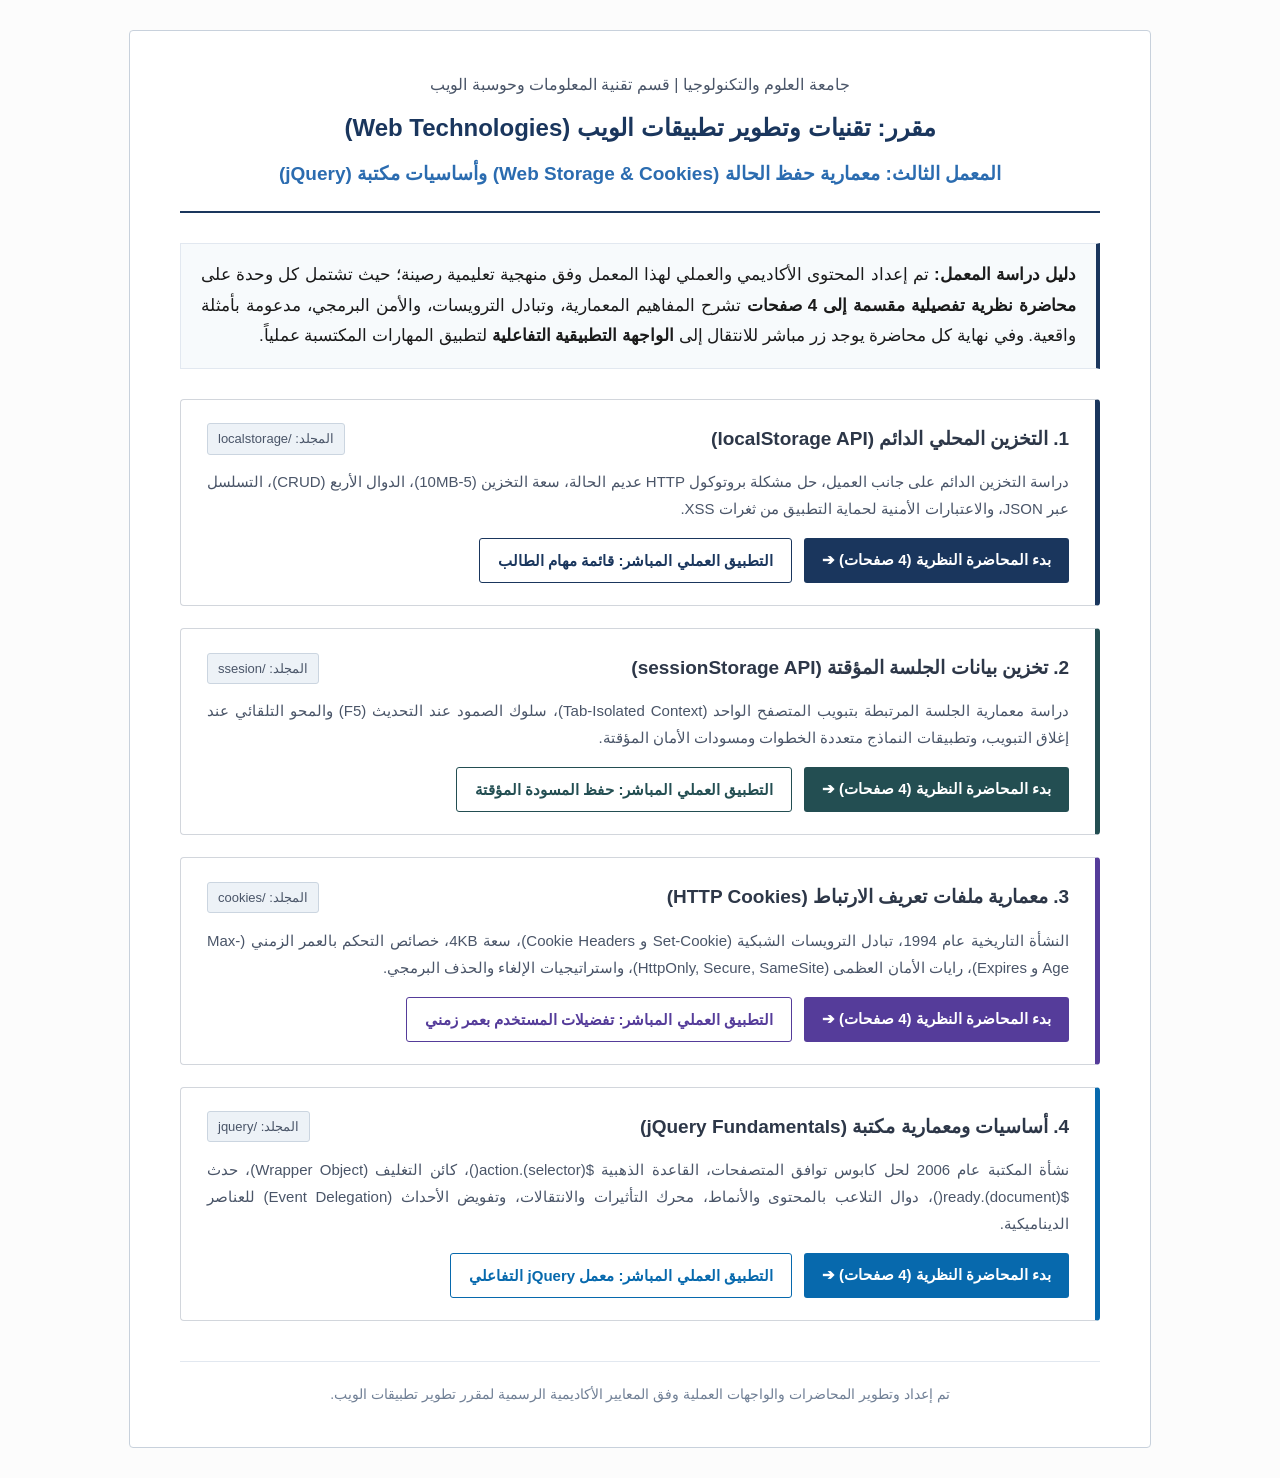
<file: التكليف_الثاني_المحاضرة_3/index.html>
<!DOCTYPE html>
<html lang="ar" dir="rtl">
<head>
  <meta charset="UTF-8">
  <title>معمل الويب 3: تخزين البيانات ومكتبة jQuery - البوابة التعليمية الرسمية</title>
  <style>
    body {
      font-family: 'Simplified Arabic', 'Traditional Arabic', Tahoma, Arial, sans-serif;
      font-size: 17px;
      line-height: 1.8;
      color: #1a1a1a;
      background-color: #fcfcfc;
      margin: 0;
      padding: 30px 20px;
    }

    .container {
      max-width: 920px;
      margin: 0 auto;
      background-color: #ffffff;
      border: 1px solid #c8d1dc;
      border-radius: 4px;
      padding: 40px 50px;
    }

    .header {
      border-bottom: 2px solid #1a365d;
      padding-bottom: 20px;
      margin-bottom: 30px;
      text-align: center;
    }
    .university {
      font-size: 16px;
      color: #4a5568;
      margin-bottom: 6px;
    }
    .course {
      font-size: 24px;
      color: #1a365d;
      font-weight: bold;
      margin-bottom: 8px;
    }
    .lab {
      font-size: 19px;
      color: #2b6cb0;
      font-weight: 600;
    }

    .intro {
      text-align: justify;
      margin-bottom: 30px;
      background-color: #f7fafc;
      border: 1px solid #e2e8f0;
      border-right: 4px solid #1a365d;
      padding: 16px 20px;
    }

    .modules {
      display: flex;
      flex-direction: column;
      gap: 22px;
    }

    .module {
      border: 1px solid #d2d6dc;
      border-radius: 4px;
      padding: 22px 26px;
      background-color: #ffffff;
    }
    .module.c1 { border-right: 5px solid #1a365d; }
    .module.c2 { border-right: 5px solid #234e52; }
    .module.c3 { border-right: 5px solid #553c9a; }
    .module.c4 { border-right: 5px solid #0769ad; }

    .mod-head {
      display: flex;
      justify-content: space-between;
      align-items: center;
      margin-bottom: 12px;
    }
    .mod-title {
      font-size: 19px;
      font-weight: bold;
      margin: 0;
      color: #2d3748;
    }
    .badge {
      font-size: 13px;
      background-color: #edf2f7;
      border: 1px solid #cbd5e0;
      padding: 3px 10px;
      border-radius: 3px;
      color: #4a5568;
    }

    .desc {
      font-size: 15px;
      color: #4a5568;
      margin-bottom: 16px;
      text-align: justify;
    }

    .actions {
      display: flex;
      gap: 12px;
      flex-wrap: wrap;
    }
    .btn-theory {
      display: inline-block;
      background-color: #1a365d;
      color: #ffffff;
      text-decoration: none;
      padding: 8px 18px;
      font-size: 15px;
      border-radius: 3px;
      font-weight: bold;
    }
    .btn-theory:hover {
      background-color: #2c5282;
      color: #ffffff;
    }
    .btn-practical {
      display: inline-block;
      background-color: #ffffff;
      color: #1a365d;
      border: 1px solid #1a365d;
      text-decoration: none;
      padding: 8px 18px;
      font-size: 15px;
      border-radius: 3px;
      font-weight: bold;
    }
    .btn-practical:hover {
      background-color: #ebf8ff;
    }

    .footer {
      margin-top: 40px;
      padding-top: 20px;
      border-top: 1px solid #e2e8f0;
      text-align: center;
      font-size: 14px;
      color: #718096;
    }
  </style>
</head>
<body>

<div class="container">

  <div class="header">
    <div class="university">جامعة العلوم والتكنولوجيا | قسم تقنية المعلومات وحوسبة الويب</div>
    <div class="course">مقرر: تقنيات وتطوير تطبيقات الويب (Web Technologies)</div>
    <div class="lab">المعمل الثالث: معمارية حفظ الحالة (Web Storage & Cookies) وأساسيات مكتبة (jQuery)</div>
  </div>

  <div class="intro">
    <strong>دليل دراسة المعمل:</strong>
    تم إعداد المحتوى الأكاديمي والعملي لهذا المعمل وفق منهجية تعليمية رصينة؛ حيث تشتمل كل وحدة على 
    <strong>محاضرة نظرية تفصيلية مقسمة إلى 4 صفحات</strong> تشرح المفاهيم المعمارية، وتبادل الترويسات، والأمن البرمجي، مدعومة بأمثلة واقعية. 
    وفي نهاية كل محاضرة يوجد زر مباشر للانتقال إلى <strong>الواجهة التطبيقية التفاعلية</strong> لتطبيق المهارات المكتسبة عملياً.
  </div>

  <div class="modules">

    <div class="module c1">
      <div class="mod-head">
        <h3 class="mod-title">1. التخزين المحلي الدائم (localStorage API)</h3>
        <span class="badge">المجلد: /localstorage</span>
      </div>
      <div class="desc">
        دراسة التخزين الدائم على جانب العميل، حل مشكلة بروتوكول HTTP عديم الحالة، سعة التخزين (5-10MB)، الدوال الأربع (CRUD)، التسلسل عبر JSON، والاعتبارات الأمنية لحماية التطبيق من ثغرات XSS.
      </div>
      <div class="actions">
        <a href="localstorage/index.html" class="btn-theory">بدء المحاضرة النظرية (4 صفحات) ➔</a>
        <a href="localstorage/01_localstorage.html" class="btn-practical">التطبيق العملي المباشر: قائمة مهام الطالب</a>
      </div>
    </div>

    <div class="module c2">
      <div class="mod-head">
        <h3 class="mod-title">2. تخزين بيانات الجلسة المؤقتة (sessionStorage API)</h3>
        <span class="badge">المجلد: /ssesion</span>
      </div>
      <div class="desc">
        دراسة معمارية الجلسة المرتبطة بتبويب المتصفح الواحد (Tab-Isolated Context)، سلوك الصمود عند التحديث (F5) والمحو التلقائي عند إغلاق التبويب، وتطبيقات النماذج متعددة الخطوات ومسودات الأمان المؤقتة.
      </div>
      <div class="actions">
        <a href="ssesion/index.html" class="btn-theory" style="background-color: #234e52;">بدء المحاضرة النظرية (4 صفحات) ➔</a>
        <a href="ssesion/02_sessionstorage.html" class="btn-practical" style="color: #234e52; border-color: #234e52;">التطبيق العملي المباشر: حفظ المسودة المؤقتة</a>
      </div>
    </div>

    <div class="module c3">
      <div class="mod-head">
        <h3 class="mod-title">3. معمارية ملفات تعريف الارتباط (HTTP Cookies)</h3>
        <span class="badge">المجلد: /cookies</span>
      </div>
      <div class="desc">
        النشأة التاريخية عام 1994، تبادل الترويسات الشبكية (Set-Cookie و Cookie Headers)، سعة 4KB، خصائص التحكم بالعمر الزمني (Max-Age و Expires)، رايات الأمان العظمى (HttpOnly, Secure, SameSite)، واستراتيجيات الإلغاء والحذف البرمجي.
      </div>
      <div class="actions">
        <a href="cookies/index.html" class="btn-theory" style="background-color: #553c9a;">بدء المحاضرة النظرية (4 صفحات) ➔</a>
        <a href="cookies/cookes.html" class="btn-practical" style="color: #553c9a; border-color: #553c9a;">التطبيق العملي المباشر: تفضيلات المستخدم بعمر زمني</a>
      </div>
    </div>

    <div class="module c4">
      <div class="mod-head">
        <h3 class="mod-title">4. أساسيات ومعمارية مكتبة (jQuery Fundamentals)</h3>
        <span class="badge">المجلد: /jquery</span>
      </div>
      <div class="desc">
        نشأة المكتبة عام 2006 لحل كابوس توافق المتصفحات، القاعدة الذهبية $(selector).action()، كائن التغليف (Wrapper Object)، حدث $(document).ready()، دوال التلاعب بالمحتوى والأنماط، محرك التأثيرات والانتقالات، وتفويض الأحداث (Event Delegation) للعناصر الديناميكية.
      </div>
      <div class="actions">
        <a href="jquery/index.html" class="btn-theory" style="background-color: #0769ad;">بدء المحاضرة النظرية (4 صفحات) ➔</a>
        <a href="jquery/04_jquery_basics.html" class="btn-practical" style="color: #0769ad; border-color: #0769ad;">التطبيق العملي المباشر: معمل jQuery التفاعلي</a>
      </div>
    </div>

  </div>

  <div class="footer">
    تم إعداد وتطوير المحاضرات والواجهات العملية وفق المعايير الأكاديمية الرسمية لمقرر تطوير تطبيقات الويب.
  </div>

</div>

</body>
</html>
</file>
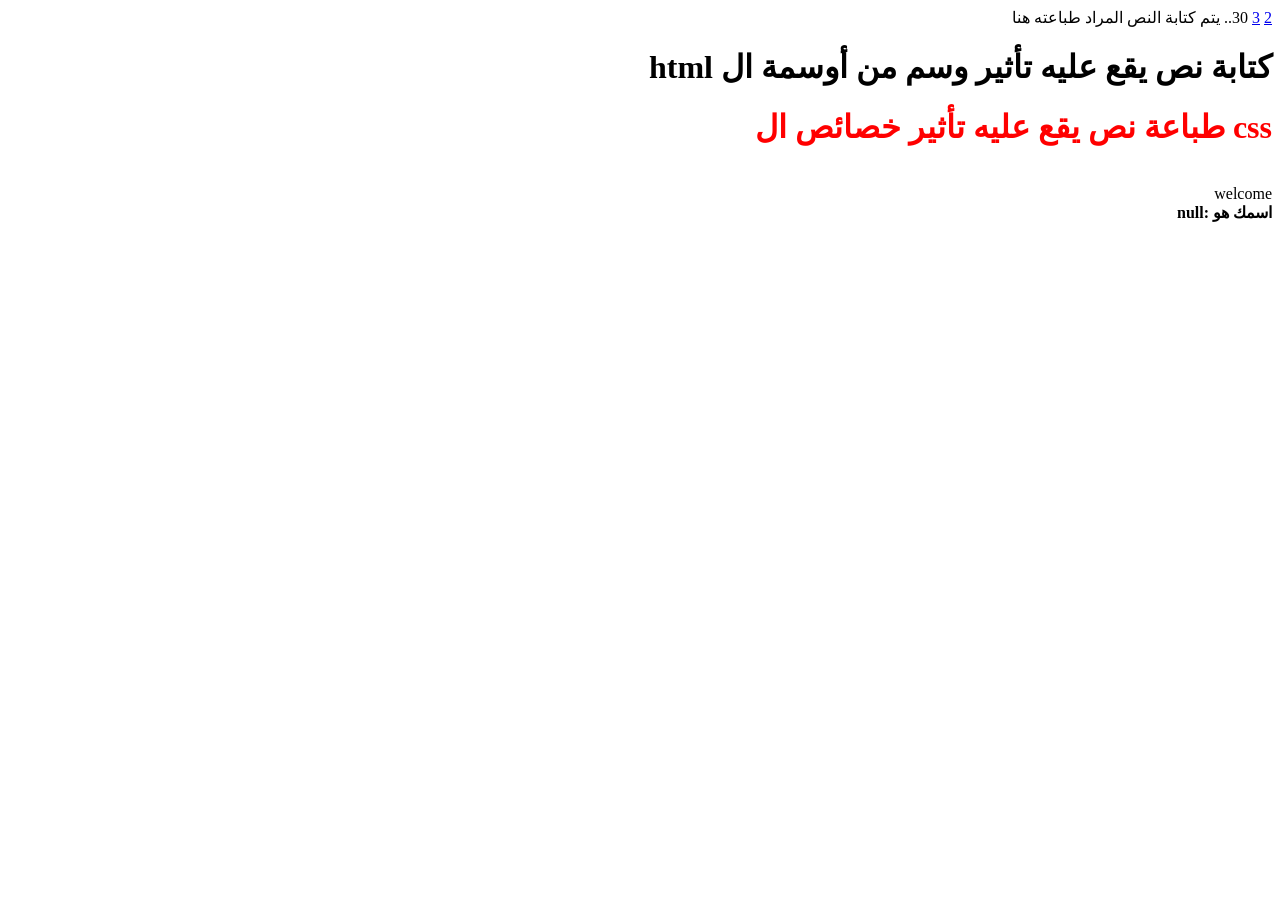
<file: ملفات_المحاضرة2/index.html>
<html>
<head>
<title>javascriptbasic1</title>
<meta charset="UTF-8">


</head>
<body dir="rtl">
 <a href="2.html">2</a> 
<a href="3.html">3</a>  



</body>
<script src="1.js">1</script>
</html>
</file>
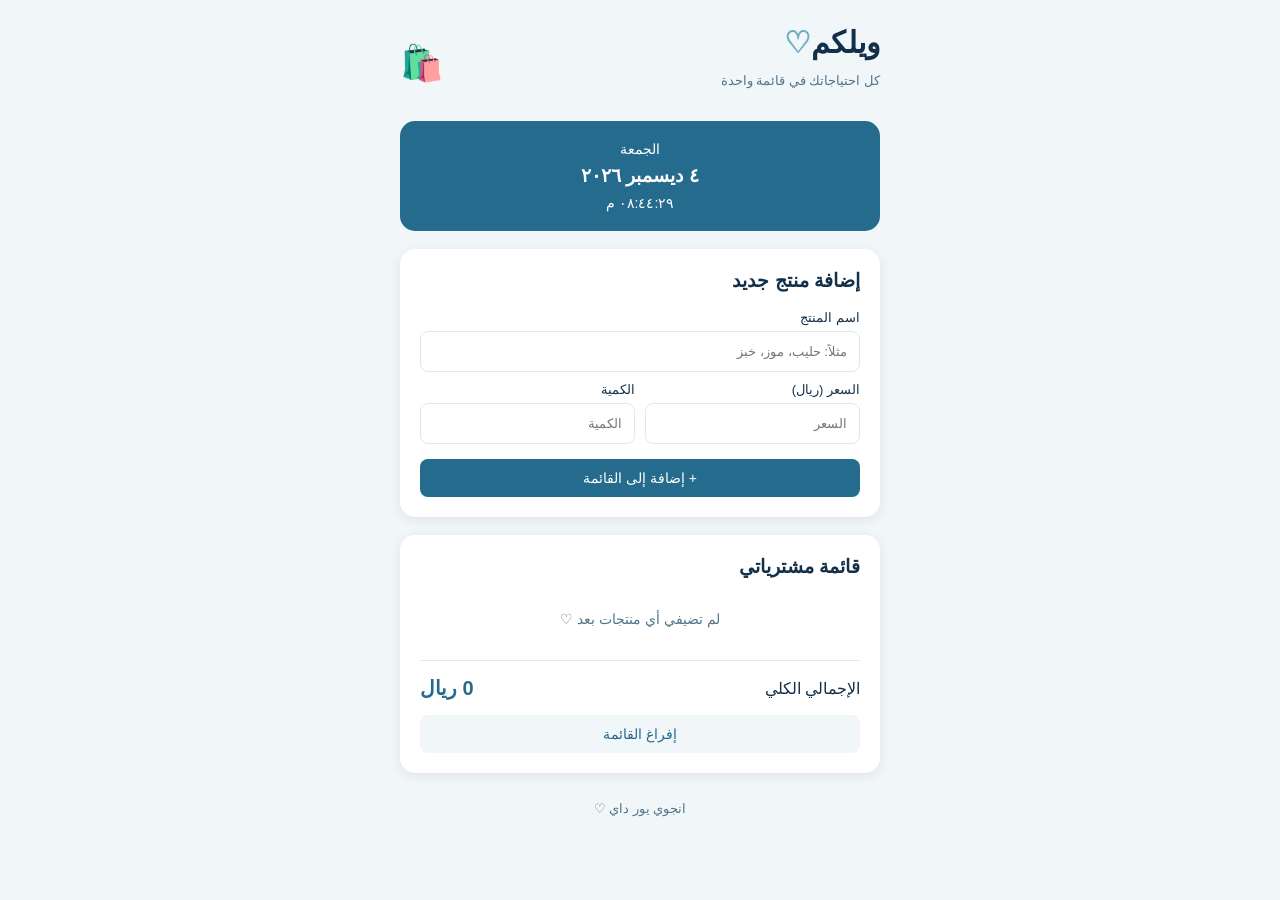
<file: web_assignments/تكليف_المحاضرة_2/مشروع_بسيط_كتطبيق_لما_اخذناه/index.html>
<!DOCTYPE html>
<html lang="ar" dir="rtl">

<head>
    <meta charset="UTF-8">
    <meta name="viewport" content="width=device-width, initial-scale=1.0">

    <title>ماركتي</title>

    <link rel="stylesheet" href="style.css">
</head>

<body>

    <div class="container">

      
        <header>
            <div>
                <h1>ويلكم<span>♡</span></h1>
                <p>كل احتياجاتك في قائمة واحدة</p>
            </div>

            <div class="basket">🛍️</div>
        </header>


        <!-- Date and Time -->
        <div class="date-box">
            <p id="day"></p>
            <h3 id="date"></h3>
            <p id="time"></p>
        </div>


      
        <section class="card">

            <h2>إضافة منتج جديد</h2>

            <label>اسم المنتج</label>
            <input type="text" id="product"
                   placeholder="مثلاً: حليب، موز، خبز">

            <div class="inputs">

                <div>
                    <label>السعر (ريال)</label>
                    <input type="number" id="price"
                           placeholder="السعر" step="100" min="0">
                </div>

                <div>
                    <label>الكمية</label>
                    <input type="number" id="quantity"
                           placeholder="الكمية">
                </div>

            </div>

            <button class="add-btn" onclick="addProduct()">
                + إضافة إلى القائمة
            </button>

        </section>


       
        <section class="card">

            <h2>قائمة مشترياتي</h2>

            <p id="empty">لم تضيفي أي منتجات بعد ♡</p>

            <ul id="items"></ul>

            <div class="total-box">
                <span>الإجمالي الكلي</span>
                <strong id="total">0 ريال</strong>
            </div>

            <button class="clear-btn" onclick="clearCart()">
                إفراغ القائمة
            </button>

        </section>


        <footer>
            انجوي يور داي ♡
        </footer>

    </div>

    <script src="script.js"></script>

</body>
</html>
</file>
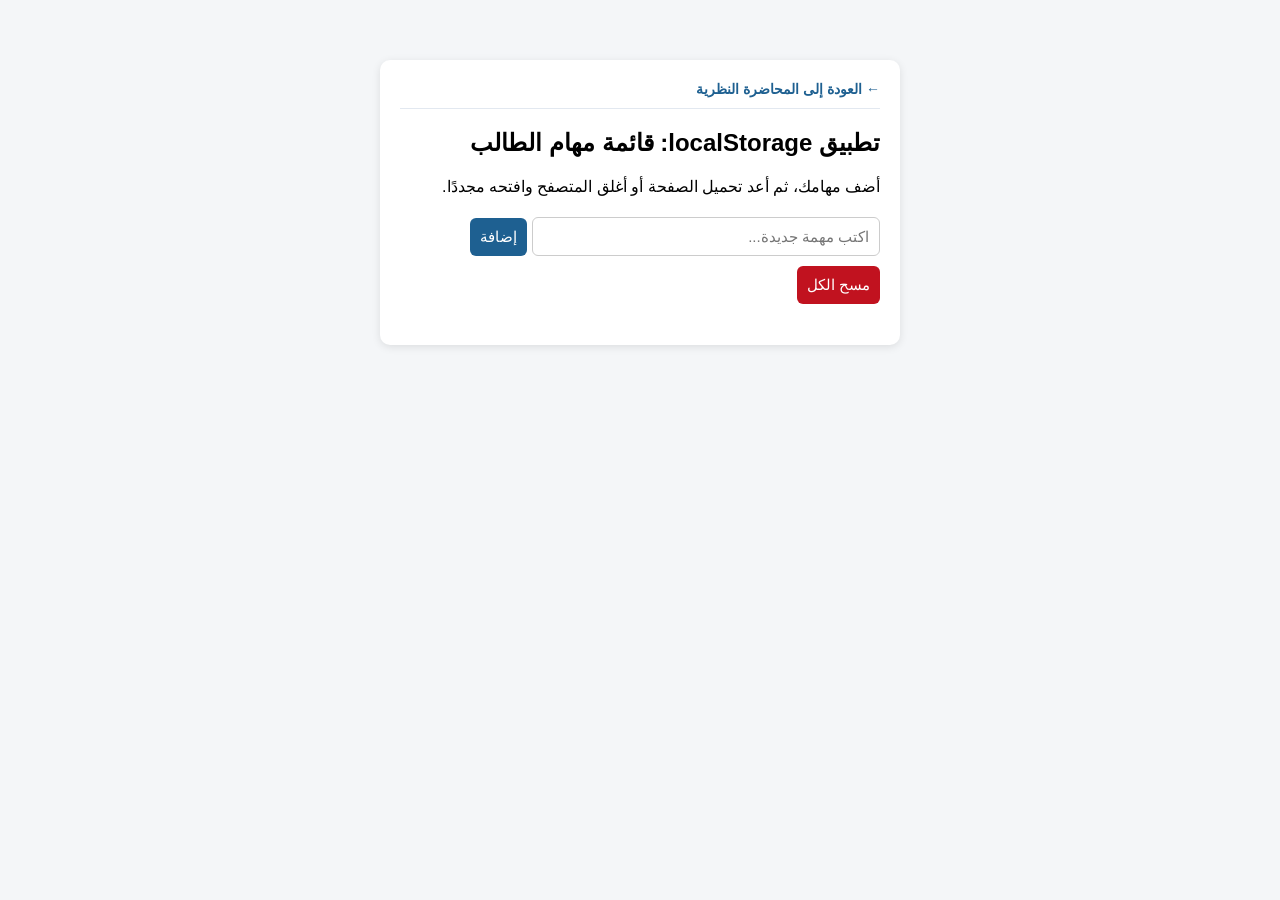
<file: التكليف_الثاني_المحاضرة_3/01_localstorage.html>
<!DOCTYPE html>
<html lang="ar" dir="rtl">

<head>
    <meta charset="UTF-8">
    <title>1. شرح localStorage</title>
    <style>
        body {
            font-family: Tahoma, sans-serif;
            max-width: 520px;
            margin: 40px auto;
            background: #f4f6f8;
            padding: 20px;
        }

        .card {
            background: #fff;
            padding: 20px;
            border-radius: 10px;
            box-shadow: 0 2px 8px rgba(0, 0, 0, 0.1);
        }

        input,
        button {
            padding: 10px;
            font-size: 15px;
            margin: 5px 0;
        }

        input {
            width: 68%;
            border: 1px solid #ccc;
            border-radius: 6px;
        }

        button {
            cursor: pointer;
            border: none;
            border-radius: 6px;
            background: #1e6091;
            color: #fff;
        }

        button.danger {
            background: #c1121f;
        }

        ul {
            list-style: none;
            padding: 0;
            margin-top: 15px;
        }

        li {
            background: #eef3f7;
            padding: 10px;
            margin-bottom: 8px;
            border-radius: 6px;
            display: flex;
            justify-content: space-between;
        }
    </style>
</head>

<body>
    <div class="card">
        <div style="margin-bottom: 15px; border-bottom: 1px solid #e2e8f0; padding-bottom: 10px;">
            <a href="index.html" style="color: #1e6091; text-decoration: none; font-size: 14px; font-weight: bold;">←
                العودة إلى المحاضرة النظرية</a>
        </div>
        <h2>تطبيق localStorage: قائمة مهام الطالب</h2>
        <p>أضف مهامك، ثم أعد تحميل الصفحة أو أغلق المتصفح وافتحه مجددًا.</p>

        <input type="text" id="taskInput" placeholder="اكتب مهمة جديدة..." />
        <button onclick="add()">إضافة</button>
        <button class="danger" onclick="clear_all()">مسح الكل</button>
        <ul id="taskList"></ul>
    </div>

    <script>
        const KEY = "student_tasks";

        function get() {
            const saved = localStorage.getItem(KEY);

            if (saved !== null) {
                return JSON.parse(saved);
            } else {
                return [];
            }
        }

        function show() {
            const arr = get();
            const box = document.getElementById("taskList");
            box.innerHTML = "";

            for (let n = 0; n < arr.length; n++) {
                const value = arr[n];
                const item = document.createElement("li");

                item.innerHTML = `
                                   <span>${value}</span>
                                   <button class="danger" onclick="del(${n})">حذف</button>
                               `;

                box.appendChild(item);
            }
        }

        function add() {
            const field = document.getElementById("taskInput");
            const value = field.value.trim();

            if (!value) return;

            const arr = get();
            arr.push(value);

            localStorage.setItem(KEY, JSON.stringify(arr));

            field.value = "";

            show();
        }

        function del(pos) {
            const arr = get();

            arr.splice(pos, 1);

            localStorage.setItem(KEY, JSON.stringify(arr));

            show();
        }

        function clear_all() {
            localStorage.removeItem(KEY);
            show();
        }

        show();
    </script>
</body>

</html>
</file>
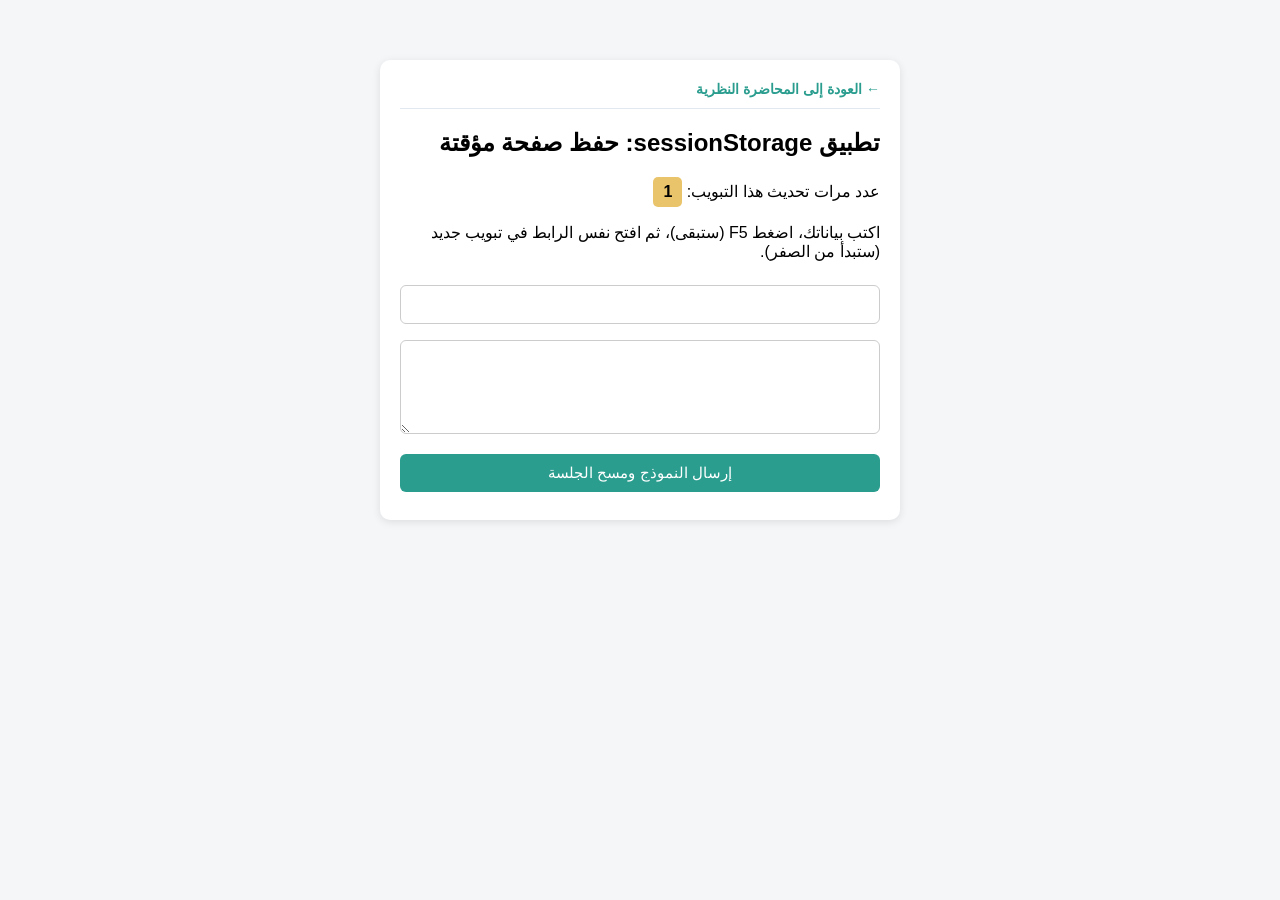
<file: التكليف_الثاني_المحاضرة_3/02_sessionstorage.html>
<!DOCTYPE html>
<html lang="ar" dir="rtl">
<head>
  <meta charset="UTF-8">
  <title>2. شرح sessionStorage</title>
  <style>
    body { font-family: Tahoma, sans-serif; max-width: 520px; margin: 40px auto; background: #f4f6f8; padding: 20px; }
    .card { background: #fff; padding: 20px; border-radius: 10px; box-shadow: 0 2px 8px rgba(0,0,0,0.1); }
    input, textarea, button { width: 100%; box-sizing: border-box; padding: 10px; margin: 8px 0; font-size: 15px; border-radius: 6px; border: 1px solid #ccc; }
    button { background: #2a9d8f; color: #fff; border: none; cursor: pointer; }
    .badge { background: #e9c46a; padding: 6px 10px; border-radius: 5px; display: inline-block; font-weight: bold; }
  </style>
</head>
<body>
  <div class="card">
    <div style="margin-bottom: 15px; border-bottom: 1px solid #e2e8f0; padding-bottom: 10px;">
      <a href="index.html" style="color: #2a9d8f; text-decoration: none; font-size: 14px; font-weight: bold;">← العودة إلى المحاضرة النظرية</a>
    </div>
    <h2>تطبيق sessionStorage: حفظ صفحة مؤقتة</h2>
    <p>عدد مرات تحديث هذا التبويب: <span class="badge" id="visitCounter">0</span></p>
    <p>اكتب بياناتك، اضغط F5 (ستبقى)، ثم افتح نفس الرابط في تبويب جديد (ستبدأ من الصفر).</p>

    <input type="text" id="fullName" oninput="save()" />
    <textarea id="notes" rows="4" oninput="save()"></textarea>
    <button onclick="send()">إرسال النموذج ومسح الجلسة</button>
  </div>

  <script>
    let oldCount = sessionStorage.getItem("tab_reloads");

    let num;
    if (oldCount === null) {
      num = 0;
    } else {
      num = Number(oldCount);
    }

    num = num + 1;
    sessionStorage.setItem("tab_reloads", num);
    document.getElementById("visitCounter").textContent = num;

    window.addEventListener("DOMContentLoaded", () => {
      document.getElementById("fullName").value = sessionStorage.getItem("draft_name") || "";
      document.getElementById("notes").value = sessionStorage.getItem("draft_notes") || "";
    });

    function save() {
      sessionStorage.setItem("draft_name", document.getElementById("fullName").value);
      sessionStorage.setItem("draft_notes", document.getElementById("notes").value);
    }

    function send() {
      alert("تم إرسال البيانات بنجاح!");
      sessionStorage.clear();
      document.getElementById("fullName").value = "";
      document.getElementById("notes").value = "";
    }
  </script>
</body>
</html>
</file>
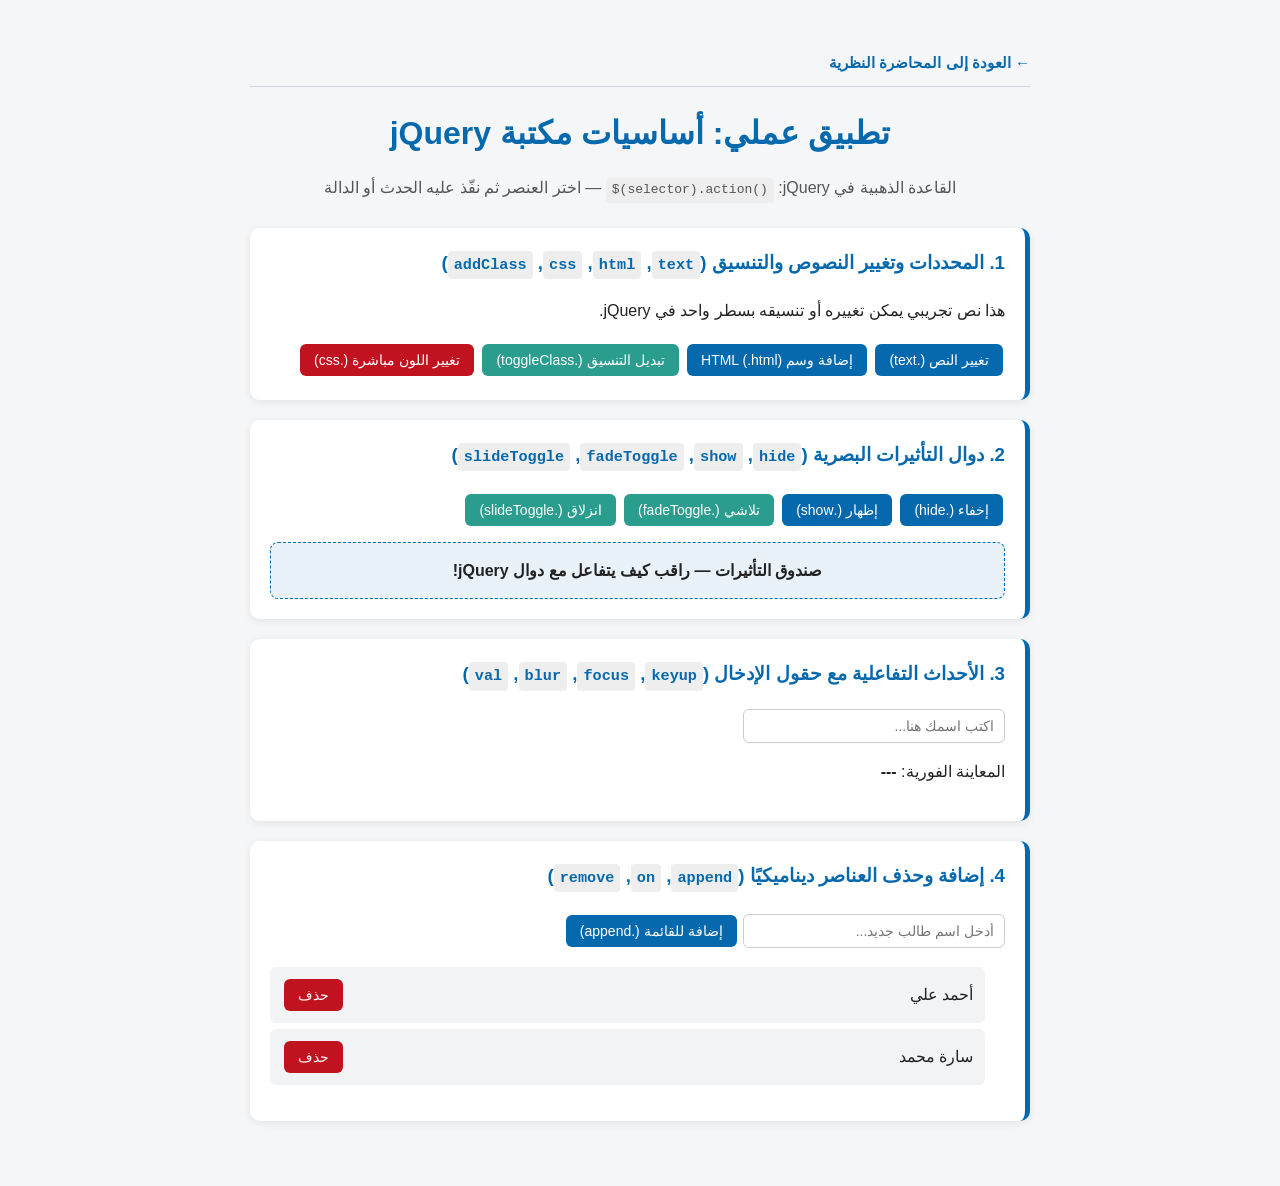
<file: التكليف_الثاني_المحاضرة_3/04_jquery_basics.html>
<!DOCTYPE html>
<html lang="ar" dir="rtl">
<head>
  <meta charset="UTF-8">
  <title>4. شرح أساسيات jQuery: المحددات، الأحداث، الدوال والتأثيرات</title>
  <style>
    body {
      font-family: Tahoma, Arial, sans-serif;
      max-width: 780px;
      margin: 30px auto;
      background: #f4f6f8;
      padding: 20px;
      color: #222;
      line-height: 1.6;
    }
    h1 {
      text-align: center;
      color: #0769ad;
      margin-bottom: 10px;
    }
    p.subtitle {
      text-align: center;
      color: #555;
      margin-bottom: 25px;
    }
    .section {
      background: #fff;
      padding: 20px;
      margin-bottom: 20px;
      border-radius: 10px;
      box-shadow: 0 2px 8px rgba(0,0,0,0.08);
      border-right: 5px solid #0769ad;
    }
    .section h3 {
      margin-top: 0;
      color: #0769ad;
    }
    button {
      padding: 8px 14px;
      font-size: 14px;
      margin: 4px 2px;
      border: none;
      border-radius: 6px;
      background: #0769ad;
      color: #fff;
      cursor: pointer;
    }
    button:hover { background: #055288; }
    button.secondary { background: #2a9d8f; }
    button.danger { background: #c1121f; }
    input[type="text"] {
      padding: 8px 10px;
      font-size: 14px;
      border: 1px solid #ccc;
      border-radius: 6px;
      width: 240px;
    }
    .box {
      margin-top: 12px;
      padding: 15px;
      background: #e9f2f9;
      border: 1px dashed #0769ad;
      border-radius: 8px;
      text-align: center;
      font-weight: bold;
    }
    .highlight {
      background: #ffe066 !important;
      color: #000 !important;
      border: 2px solid #f59f00 !important;
      transform: scale(1.02);
    }
    ul {
      padding-right: 20px;
    }
    li {
      background: #f1f3f5;
      margin: 6px 0;
      padding: 8px 12px;
      border-radius: 6px;
      display: flex;
      justify-content: space-between;
      align-items: center;
    }
    code {
      background: #eee;
      padding: 2px 6px;
      border-radius: 4px;
      direction: ltr;
      display: inline-block;
    }
  </style>
</head>
<body>

  <div style="max-width: 780px; margin: 0 auto 15px auto; padding-bottom: 10px; border-bottom: 1px solid #d0d7de;">
    <a href="index.html" style="color: #0769ad; text-decoration: none; font-size: 15px; font-weight: bold;">← العودة إلى المحاضرة النظرية</a>
  </div>

  <h1>تطبيق عملي: أساسيات مكتبة jQuery</h1>
  <p class="subtitle">القاعدة الذهبية في jQuery: <code>$(selector).action()</code> — اختر العنصر ثم نفّذ عليه الحدث أو الدالة</p>

  <div class="section">
    <h3>1. المحددات وتغيير النصوص والتنسيق (<code>text</code>, <code>html</code>, <code>css</code>, <code>addClass</code>)</h3>
    <p id="demoText">هذا نص تجريبي يمكن تغييره أو تنسيقه بسطر واحد في jQuery.</p>

    <button id="btnChangeText">تغيير النص (.text)</button>
    <button id="btnChangeHtml">إضافة وسم HTML (.html)</button>
    <button id="btnToggleClass" class="secondary">تبديل التنسيق (.toggleClass)</button>
    <button id="btnCss" class="danger">تغيير اللون مباشرة (.css)</button>
  </div>

  <div class="section">
    <h3>2. دوال التأثيرات البصرية (<code>hide</code>, <code>show</code>, <code>fadeToggle</code>, <code>slideToggle</code>)</h3>
    <button id="btnHide">إخفاء (.hide)</button>
    <button id="btnShow">إظهار (.show)</button>
    <button id="btnFade" class="secondary">تلاشي (.fadeToggle)</button>
    <button id="btnSlide" class="secondary">انزلاق (.slideToggle)</button>

    <div id="effectBox" class="box">صندوق التأثيرات — راقب كيف يتفاعل مع دوال jQuery!</div>
  </div>

  <div class="section">
    <h3>3. الأحداث التفاعلية مع حقول الإدخال (<code>keyup</code>, <code>focus</code>, <code>blur</code>, <code>val</code>)</h3>
    <input type="text" id="liveInput" placeholder="اكتب اسمك هنا..." />
    <p>المعاينة الفورية: <strong id="livePreview">---</strong></p>
  </div>

  <div class="section">
    <h3>4. إضافة وحذف العناصر ديناميكيًا (<code>append</code>, <code>on</code>, <code>remove</code>)</h3>
    <input type="text" id="studentItem" placeholder="أدخل اسم طالب جديد..." />
    <button id="btnAddStudent">إضافة للقائمة (.append)</button>

    <ul id="studentsList">
      <li><span>أحمد علي</span> <button class="danger delete-btn">حذف</button></li>
      <li><span>سارة محمد</span> <button class="danger delete-btn">حذف</button></li>
    </ul>
  </div>

  <script src="jquery-3.7.1.min.js"></script>

  <script>
    $(document).ready(function () {
      $("#btnChangeText").click(function () {
        $("#demoText").text("تم تغيير النص بنجاح باستخدام دالة .text()!");
      });

      $("#btnChangeHtml").click(function () {
        $("#demoText").html("تم إدراج <u>تنسيق HTML</u> و <strong>نص عريض</strong> باستخدام .html()!");
      });

      $("#btnToggleClass").click(function () {
        $("#demoText").toggleClass("highlight");
      });

      $("#btnCss").click(function () {
        $("#demoText").css({
          "color": "#c1121f",
          "font-size": "18px",
          "font-weight": "bold"
        });
      });

      $("#btnHide").click(function () {
        $("#effectBox").hide(400);
      });

      $("#btnShow").click(function () {
        $("#effectBox").show(400);
      });

      $("#btnFade").click(function () {
        $("#effectBox").fadeToggle(500);
      });

      $("#btnSlide").click(function () {
        $("#effectBox").slideToggle(500);
      });

      $("#liveInput").on("keyup", function () {
        let txt = $(this).val();

        if (txt !== "") {
          $("#livePreview").text(txt);
        } else {
          $("#livePreview").text("---");
        }
      });

      $("#liveInput").focus(function () {
        $(this).css("background-color", "#fff9db");
      });

      $("#liveInput").blur(function () {
        $(this).css("background-color", "#ffffff");
      });

      $("#btnAddStudent").click(function () {
        let student = $("#studentItem").val().trim();

        if (student === "") {
          return;
        }

        $("#studentsList").append(
          "<li><span>" + student + "</span> <button class='danger delete-btn'>حذف</button></li>"
        );

        $("#studentItem").val("");
      });

      $("#studentsList").on("click", ".delete-btn", function () {
        $(this).parent().fadeOut(300, function () {
          $(this).remove();
        });
      });

    });
  </script>
</body>
</html>
</file>
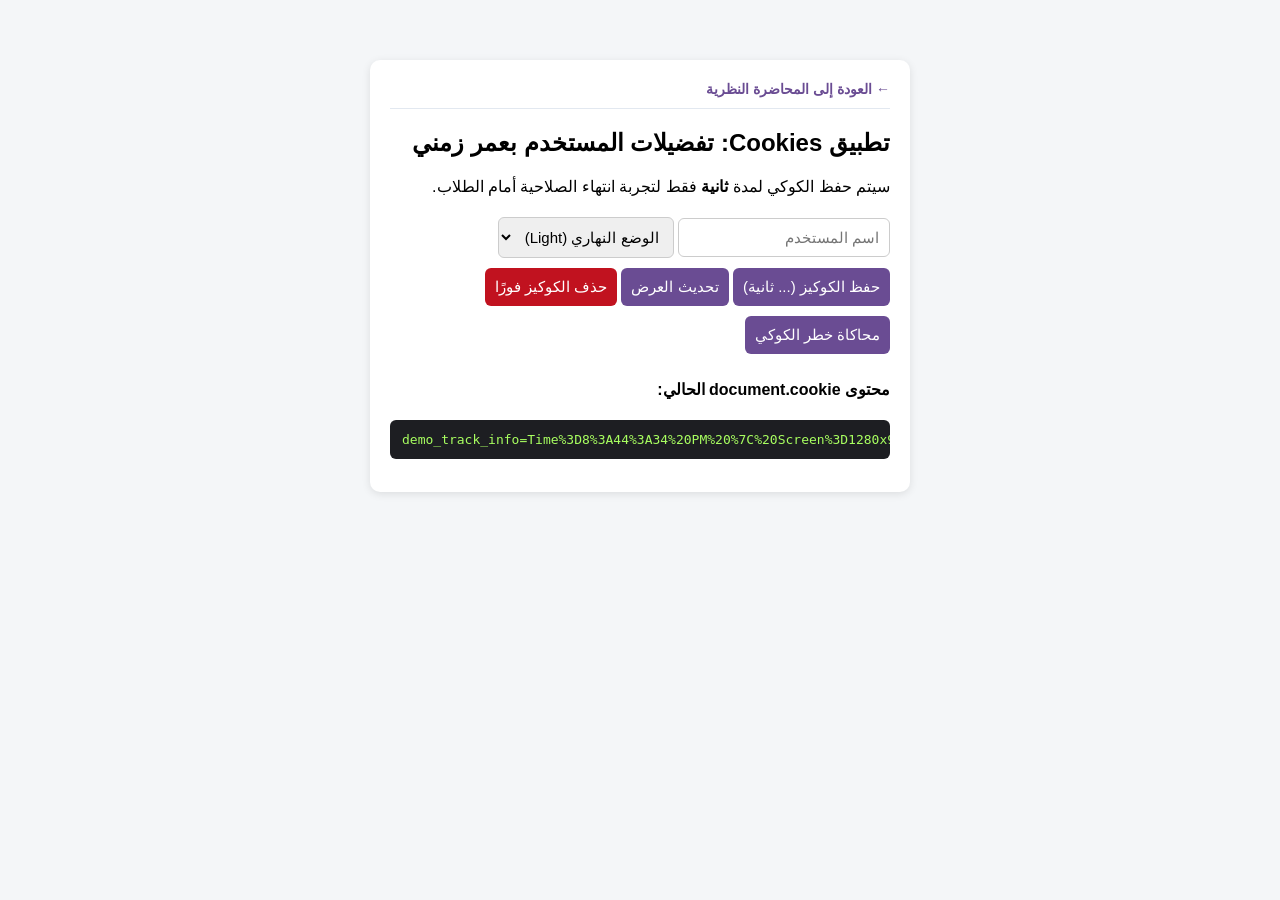
<file: التكليف_الثاني_المحاضرة_3/cookes.html>
<!DOCTYPE html>
<html lang="ar" dir="rtl">
<head>
  <meta charset="UTF-8">
  <title>3. شرح Cookies</title>
  <style>
    body { font-family: Tahoma, sans-serif; max-width: 540px; margin: 40px auto; background: #f4f6f8; padding: 20px; }
    .card { background: #fff; padding: 20px; border-radius: 10px; box-shadow: 0 2px 8px rgba(0,0,0,0.1); }
    select, input, button { padding: 10px; font-size: 15px; margin: 5px 0; border-radius: 6px; border: 1px solid #ccc; }
    button { background: #6a4c93; color: #fff; border: none; cursor: pointer; }
    button.danger { background: #c1121f; }
    pre { background: #1d1e22; color: #a8ff60; padding: 12px; border-radius: 6px; overflow-x: auto; direction: ltr; }
  </style>
</head>
<body>
  <div class="card">
    <div style="margin-bottom: 15px; border-bottom: 1px solid #e2e8f0; padding-bottom: 10px;">
      <a href="index.html" style="color: #6a4c93; text-decoration: none; font-size: 14px; font-weight: bold;">← العودة إلى المحاضرة النظرية</a>
    </div>
    <h2>تطبيق Cookies: تفضيلات المستخدم بعمر زمني</h2>
    <p>سيتم حفظ الكوكي لمدة <strong> ثانية</strong> فقط لتجربة انتهاء الصلاحية أمام الطلاب.</p>

    <input type="text" id="username" placeholder="اسم المستخدم" />
    <select id="themeSelect">
      <option value="light">الوضع النهاري (Light)</option>
      <option value="dark">الوضع الليلي (Dark)</option>
    </select>
    <br>
    <button onclick="save()">حفظ الكوكيز (... ثانية)</button>
    <button onclick="show()">تحديث العرض</button>
    <button class="danger" onclick="del()">حذف الكوكيز فورًا</button>
    <button onclick="risk()">محاكاة خطر الكوكي</button>

    <h4>محتوى document.cookie الحالي:</h4>
    <pre id="cookieOutput">لا توجد كوكيز محفوظة</pre>
  </div>

  <script>
    function set(name, value, seconds) {
      document.cookie = `${encodeURIComponent(name)}=${encodeURIComponent(value)}; max-age=${seconds}; path=/`;
    }

    function get(name) {
      const arr = document.cookie.split("; ");

      for (let item of arr) {
        const [key, val] = item.split("=");

        if (decodeURIComponent(key) === name) {
          return decodeURIComponent(val);
        }
      }

      return null;
    }

    function save() {
      const user = document.getElementById("username").value.trim() || "زائر";
      const mode = document.getElementById("themeSelect").value;

      set("user_name", user, 30);
      set("site_theme", mode, 30);

      apply();
      show();
    }

    function del() {
      set("user_name", "", 90);
      set("site_theme", "", 90);

      apply();
      show();
    }

    function apply() {
      const mode = get("site_theme");

      if (mode === "dark") {
        document.body.style.background = "#222831";
      } else {
        document.body.style.background = "#f4f6f8";
      }
    }

    function show() {
      const result = document.getElementById("cookieOutput");

      if (document.cookie !== "") {
        result.textContent = document.cookie;
      } else {
        result.textContent = "لا توجد كوكيز (إما لم تُحفظ أو انتهت مدتها)";
      }
    }

    function risk() {
      const time = new Date().toLocaleTimeString();
      const size = screen.width + "x" + screen.height;
      const lang = navigator.language;
      const url = window.location.href;

      const info =
        "Time=" + time +
        " | Screen=" + size +
        " | Lang=" + lang +
        " | URL=" + url;

      set("demo_track_info", info, 30);

      const result = document.getElementById("cookieOutput");

      if (result !== null) {
        result.textContent =
          document.cookie + "\n\n" +
          "- الوقت: " + time + "\n" +
          "- مقاس الشاشة: " + size + "\n" +
          "- لغة المتصفح: " + lang + "\n" +
          "- الرابط الحالي: " + url + "\n" +
          "- الرسالة: لا تقبل الكوكيز عشوائيًا في أي موقع؛ فالكوكي قد يُستغل في التتبع أو سرقة الجلسة إذا لم يُحمَ جيدًا.";
      } else {
        show();
      }
    }

    risk();
    apply();
    show();
  </script>
</body>
</html>
</file>
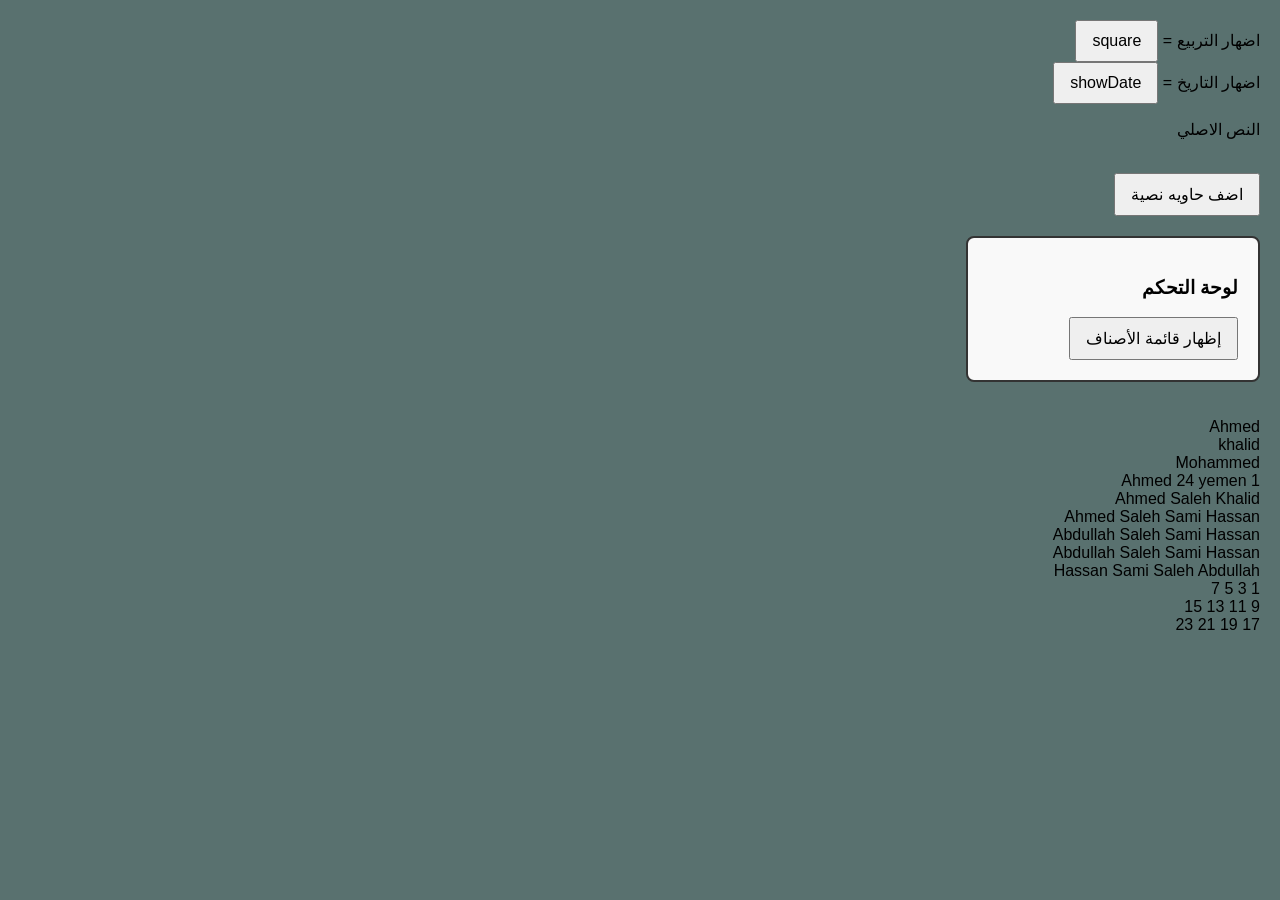
<file: ملفات_المحاضرة2/3.html>
<html>
<head>
<title>javascriptbasic1</title>

<style>
    body {
            font-family: Arial, sans-serif;
            background-color: #59716f;
            /* text-align: center; */
            margin: 20px;
        }
        /* تنسيق الحاوية الرئيسية لجعل الحاويتين متقابلتين */
        .main-wrapper {
            display: flex;
            gap: 20px; /* مسافة بين الحاويتين */
            margin-top: 20px;
            font-family: Arial, sans-serif;
        }

        /* تنسيق موحد للحاويات */
        .box {
            border: 2px solid #333;
            padding: 20px;
            width: 250px;
            border-radius: 8px;
            background-color: #f9f9f9;
        }

        /* إخفاء حاوية الحلويات افتراضياً عند تحميل الصفحة */
        #sweetsContainer {
            display: none;
            background-color: #fff8e7;
            border-color: #d4a373;
        }

        button {
            padding: 10px 15px;
            cursor: pointer;
            font-size: 16px;
        }
    </style>
</head>
<body dir="rtl">


 اضهار التربيع = <button onclick="square()" id="btn">square</button>
<br>
 اضهار التاريخ = <button onclick="showDate()" id="btn2">showDate</button>

 <!-- داله اضافة  عنصر <p> -->
    <p id="myBox" > النص الاصلي </p><br>
 <button onclick="addNewElement()">اضف حاويه نصية</button>
 <div class="main-wrapper" id="aaa">
    
        <!-- الحاوية الأولى: تحتوي على زر الإظهار -->
        <div class="box">
            <h3>لوحة التحكم</h3>
            <button onclick="showMenu()">إظهار قائمة الأصناف</button>
        </div>
        <!-- الحاوية الثانية (المقابلة): تحتوي على قائمة الحلويات وزر الإخفاء -->
        <div class="box" id="sweetsContainer">
            <h3>قائمة أصناف الحلويات </h3>
            <ul>
                <li>كنافة بالقشطة</li>
                <li>بقلاوة بالفستق</li>
                <li>بسبوسة</li>
                <li>تشيز كيك</li>
                <li>أم علي</li>
            </ul>
            <button onclick="hideMenu()">إخفاء</button>
        </div>

    </div>

</body>
<script src="3.js">1</script>
</html>
</file>
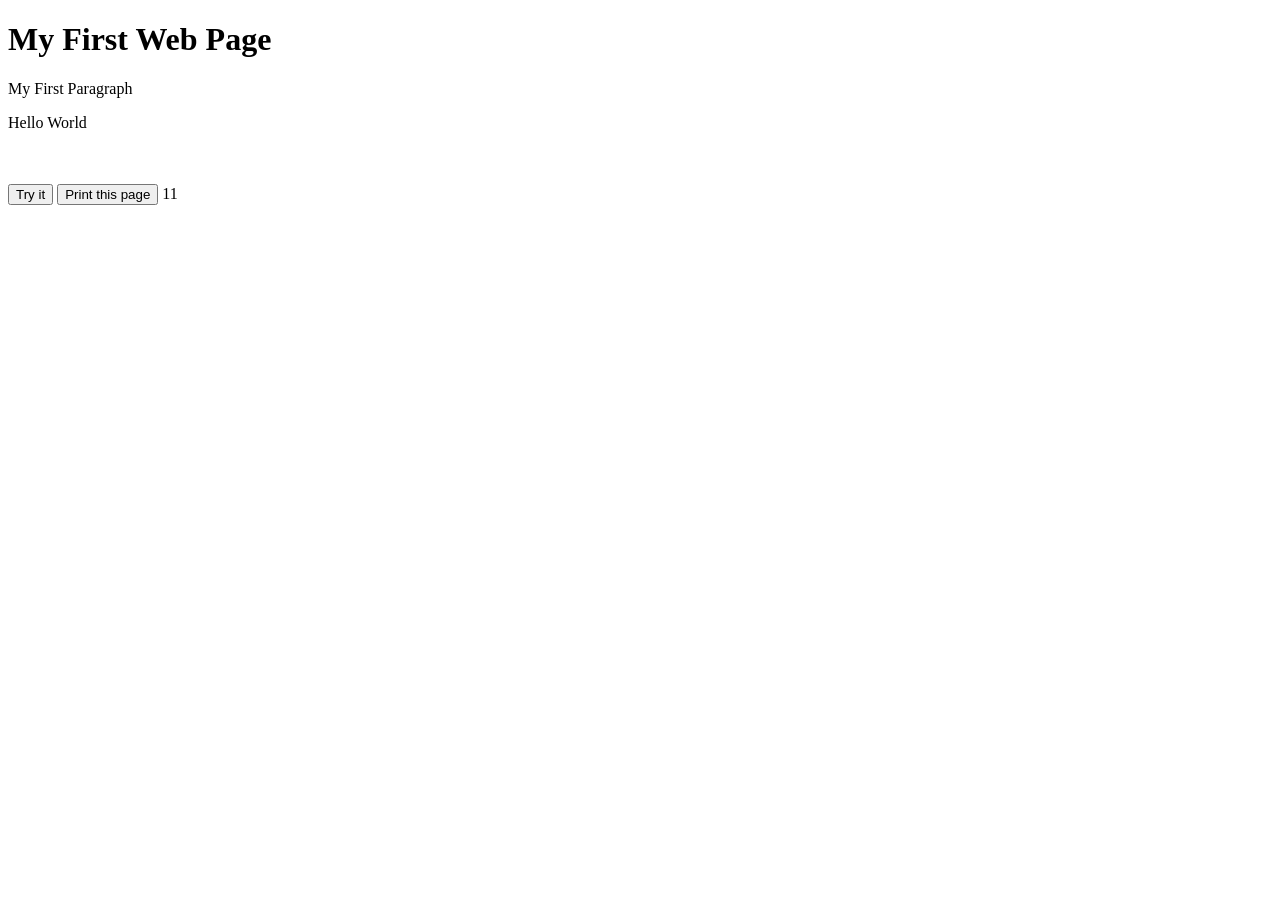
<file: web_assignments/تكليف_المحاضرة_2/Index (2).html>
<!DOCTYPE html>
<html>
<body>
  <h1>My First Web Page</h1>
  <p>My First Paragraph</p>
  <p id="demo"></p>
<br>
<br>

  <button type="button" onclick="document.write(5 + 6)">Try it</button>
     <button onclick="window.print()">Print this page</button>
  <script>
    document.getElementById("demo").innerHTML = "<h2>Hello World</h2>";
    document.getElementById("demo").innerText = "Hello World";
    document.write(5 + 6);
     window.alert(5 + 6);
    

  </script>
</body>
</html>
</file>
<file: web_assignments/تكليف_المحاضرة_2/مشروع_بسيط_كتطبيق_لما_اخذناه/style.css>
/* إعدادات عامة */

* {
    box-sizing: border-box;
}

body {
    margin: 0;
    padding: 25px 12px;
    font-family: Arial, sans-serif;
    background-color: #F1F6F8;
    color: #12304A;
}

.container {
    width: 100%;
    max-width: 480px;
    margin: auto;
}


/* Header */

header {
    display: flex;
    justify-content: space-between;
    align-items: center;
    margin-bottom: 20px;
}

header h1 {
    margin: 0;
    font-size: 30px;
    color: #12304A;
}

header h1 span {
    color: #6FAFC1;
}

header p {
    color: #52758A;
    font-size: 13px;
}

.basket {
    font-size: 35px;
}


/* Date */

.date-box {
    background-color: #246B8E;
    color: white;
    padding: 15px;
    border-radius: 15px;
    text-align: center;
    margin-bottom: 18px;
}

.date-box p {
    margin: 5px;
    font-size: 14px;
}

.date-box h3 {
    margin: 8px;
}


/* Cards */

.card {
    background-color: #FFFFFF;
    padding: 20px;
    border-radius: 15px;
    margin-bottom: 18px;
    box-shadow: 0 3px 12px #12304A15;
}

h2 {
    font-size: 19px;
    margin-top: 0;
    margin-bottom: 18px;
    color: #12304A;
}


/* Inputs */

label {
    display: block;
    font-size: 13px;
    margin: 10px 0 6px;
    color: #12304A;
}

input {
    width: 100%;
    padding: 12px;
    border: 1px solid #DCEAF0;
    border-radius: 8px;
    outline: none;
    background-color: #FFFFFF;
    color: #12304A;
}

input:focus {
    border-color: #246B8E;
}

.inputs {
    display: flex;
    gap: 10px;
}

.inputs div {
    flex: 1;
}


/* Buttons */

button {
    border: none;
    padding: 11px;
    border-radius: 8px;
    cursor: pointer;
    font-size: 14px;
    font-family: inherit;
}

.add-btn {
    width: 100%;
    margin-top: 15px;
    background-color: #246B8E;
    color: white;
}

.add-btn:hover {
    background-color: #12304A;
}


/* Products */

#items {
    padding: 0;
    list-style: none;
}

#items li {
    display: flex;
    justify-content: space-between;
    align-items: center;
    gap: 8px;
    padding: 12px 0;
    border-bottom: 1px solid #DCEAF0;
}

.product-info {
    flex: 1;
    min-width: 0;
}

.product-info strong {
    display: block;
    margin-bottom: 5px;
    overflow-wrap: anywhere;
    color: #12304A;
}

.product-info small {
    color: #52758A;
}

.actions {
    display: flex;
    gap: 5px;
}

.edit-btn {
    background-color: #DCEAF0;
    color: #12304A;
}

.delete-btn {
    background-color: #F1F6F8;
    color: #246B8E;
}


/* Total */

.total-box {
    display: flex;
    justify-content: space-between;
    align-items: center;
    margin-top: 18px;
    padding: 15px 0;
    border-top: 1px solid #DCEAF0;
}

.total-box strong {
    font-size: 20px;
    color: #246B8E;
}

.clear-btn {
    width: 100%;
    background-color: #F1F6F8;
    color: #246B8E;
}

#empty {
    text-align: center;
    color: #52758A;
    font-size: 14px;
    padding: 15px;
}


/* Footer */

footer {
    text-align: center;
    color: #52758A;
    font-size: 13px;
    padding: 10px;
}
</file>
